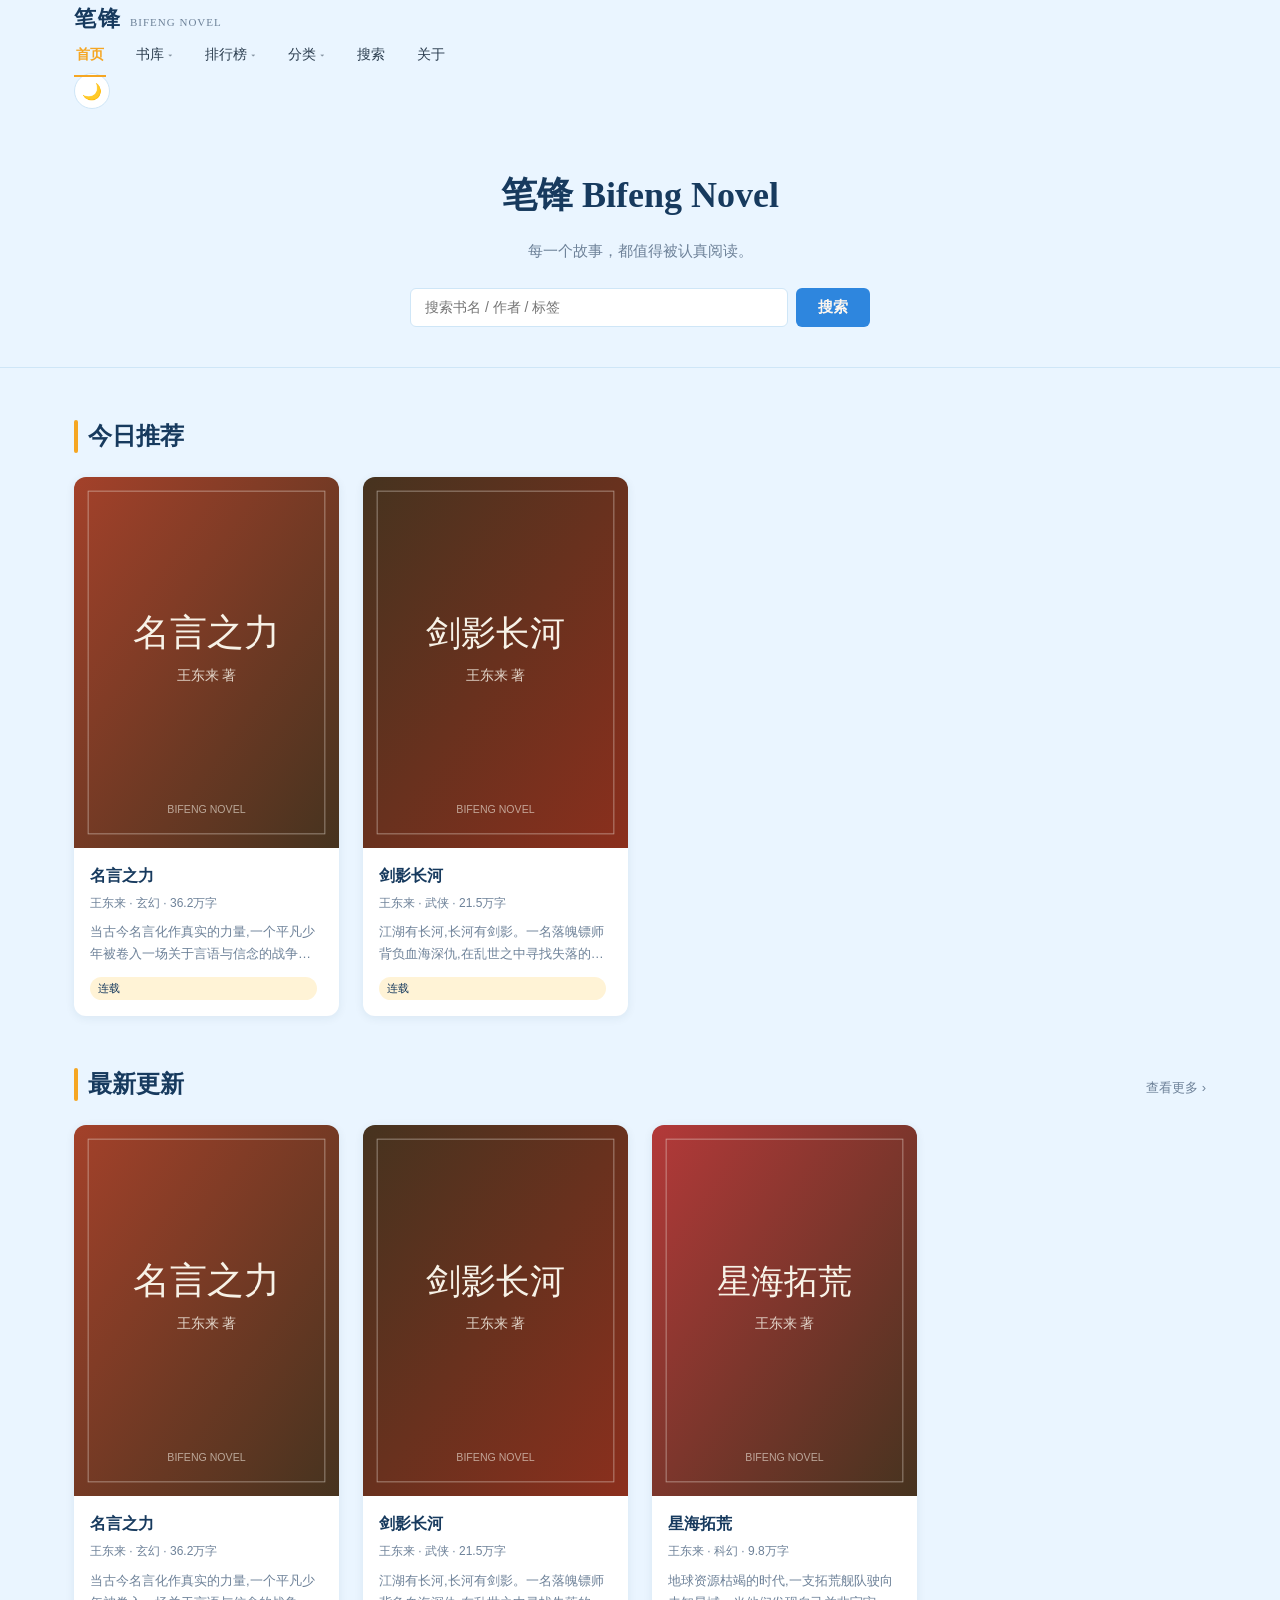
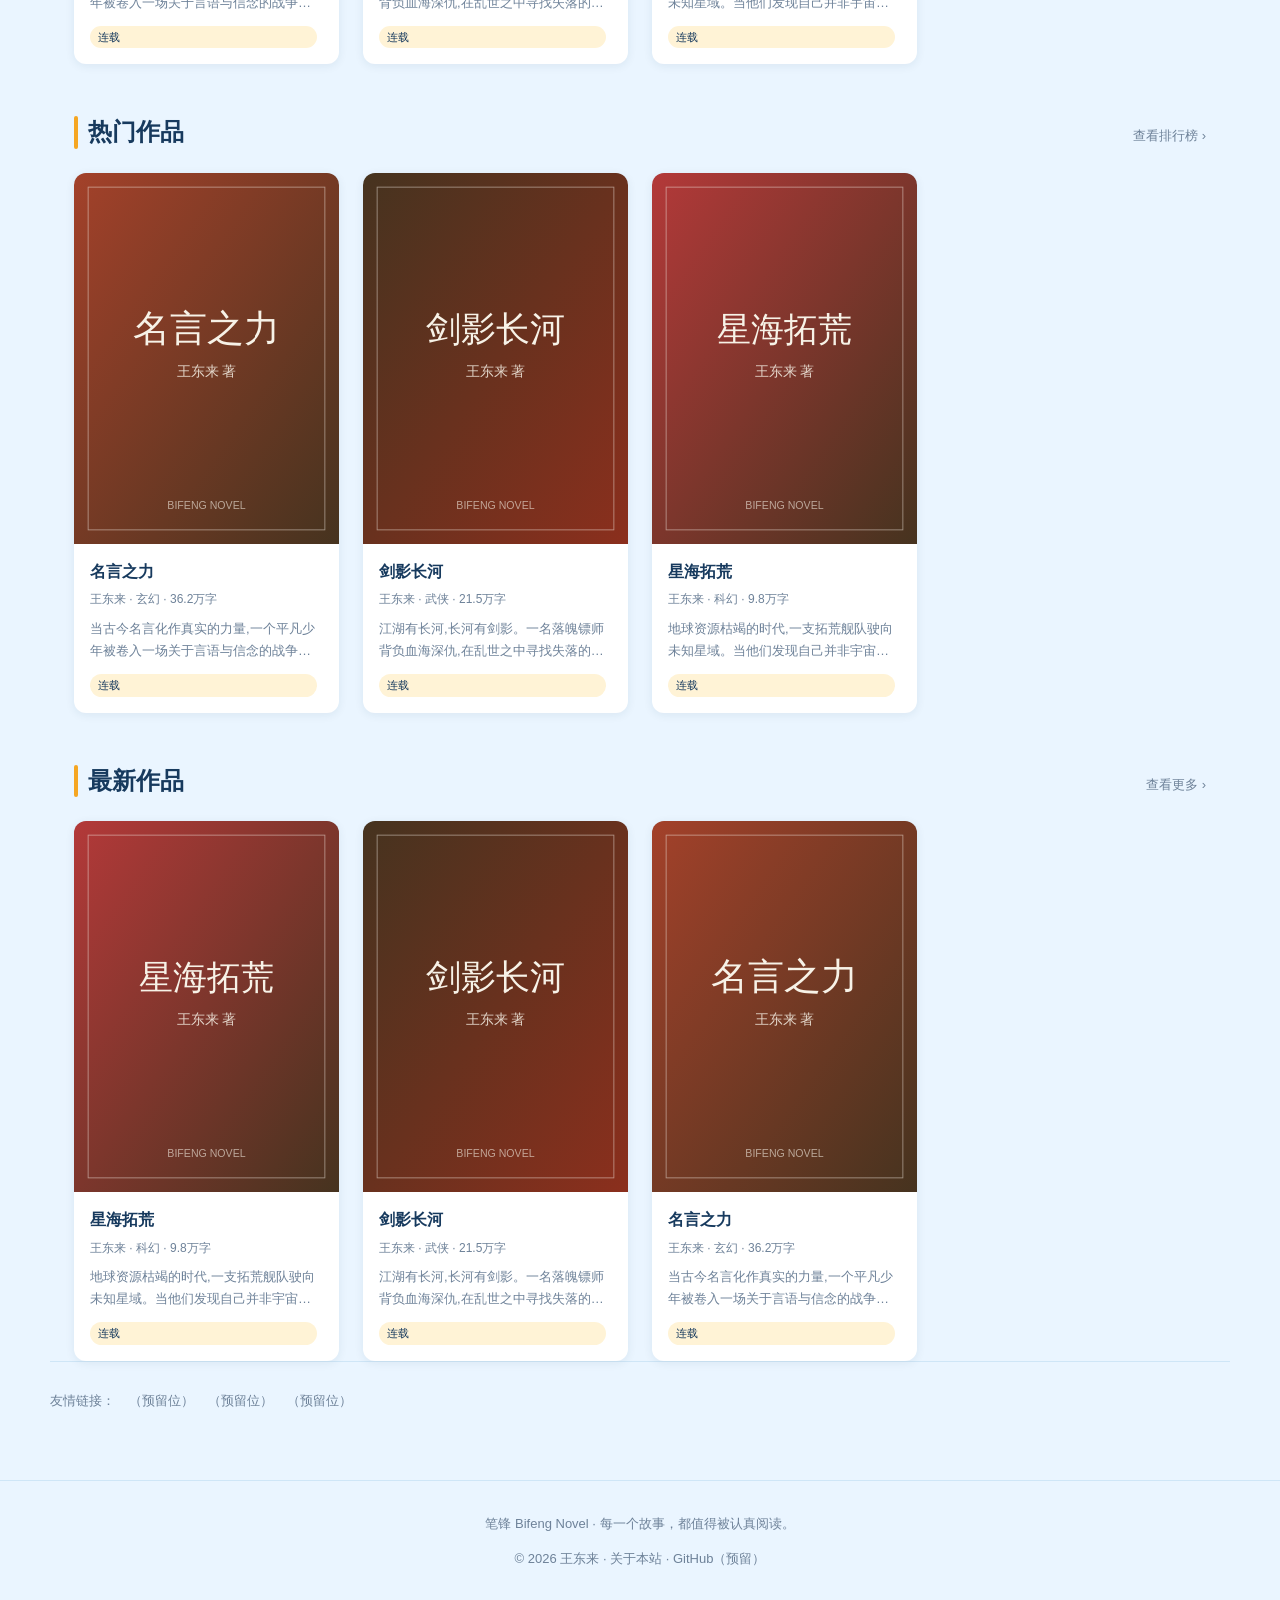
<file: index.html>
<!DOCTYPE html>
<html lang="zh-CN">
<head>
<meta charset="UTF-8">
<meta name="viewport" content="width=device-width, initial-scale=1.0">
<title>笔锋 Bifeng Novel · 每一个故事，都值得被认真阅读</title>
<meta name="description" content="笔锋 Bifeng Novel —— 独立小说创作与发布平台，玄幻、武侠、科幻等多类型作品持续更新。">
<link rel="stylesheet" href="css/style.css">
<link rel="stylesheet" href="css/layout.css">
<link rel="stylesheet" href="css/responsive.css">
<link rel="stylesheet" href="css/animation.css">
</head>
<body data-page="home">

<header id="site-header"></header>

<section class="hero">
  <div class="container">
    <h1>笔锋 Bifeng Novel</h1>
    <p>每一个故事，都值得被认真阅读。</p>
    <form class="hero__search" id="heroSearchForm">
      <input type="search" id="heroSearchInput" placeholder="搜索书名 / 作者 / 标签">
      <button type="submit" class="btn">搜索</button>
    </form>
  </div>
</section>

<main class="container">

  <div class="section-title">
    <h2>今日推荐</h2>
  </div>
  <div class="book-grid" id="todayRecommend"></div>

  <div class="section-title">
    <h2>最新更新</h2>
    <a href="library.html?sort=update">查看更多 ›</a>
  </div>
  <div class="book-grid" id="latestUpdate"></div>

  <div class="section-title">
    <h2>热门作品</h2>
    <a href="ranking.html">查看排行榜 ›</a>
  </div>
  <div class="book-grid" id="hotBooks"></div>

  <div class="section-title">
    <h2>最新作品</h2>
    <a href="library.html">查看更多 ›</a>
  </div>
  <div class="book-grid" id="newBooks"></div>

</main>

<footer id="site-footer"></footer>

<script src="js/ui.js"></script>
<script src="js/app.js"></script>
<script>
  document.addEventListener("DOMContentLoaded", initHomePage);
</script>
</body>
</html>
</file>
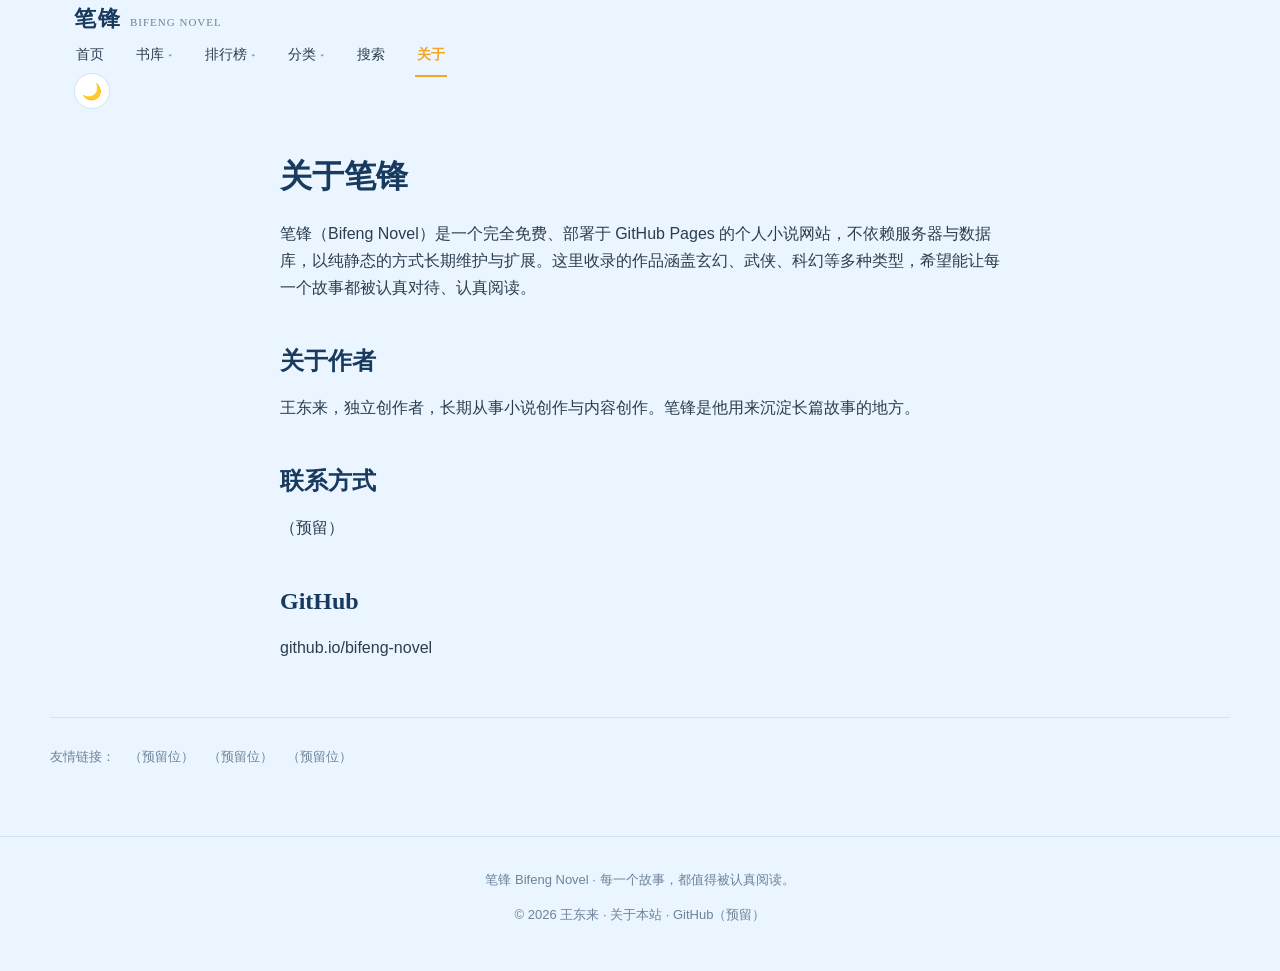
<file: about.html>
<!DOCTYPE html>
<html lang="zh-CN">
<head>
<meta charset="UTF-8">
<meta name="viewport" content="width=device-width, initial-scale=1.0">
<title>关于 - 笔锋 Bifeng Novel</title>
<link rel="stylesheet" href="css/style.css">
<link rel="stylesheet" href="css/layout.css">
<link rel="stylesheet" href="css/responsive.css">
<link rel="stylesheet" href="css/animation.css">
</head>
<body data-page="about">

<header id="site-header"></header>

<main class="container about-block">
  <h1>关于笔锋</h1>
  <p>笔锋（Bifeng Novel）是一个完全免费、部署于 GitHub Pages 的个人小说网站，不依赖服务器与数据库，以纯静态的方式长期维护与扩展。这里收录的作品涵盖玄幻、武侠、科幻等多种类型，希望能让每一个故事都被认真对待、认真阅读。</p>

  <h2>关于作者</h2>
  <p>王东来，独立创作者，长期从事小说创作与内容创作。笔锋是他用来沉淀长篇故事的地方。</p>

  <h2>联系方式</h2>
  <p>（预留）</p>

  <h2>GitHub</h2>
  <p><a href="https://gujiandonglai.github.io/bifeng-novel/index.html" target="_blank" rel="noopener">github.io/bifeng-novel</a></p>
</main>

<footer id="site-footer"></footer>

<script src="js/ui.js"></script>
</body>
</html>
</file>
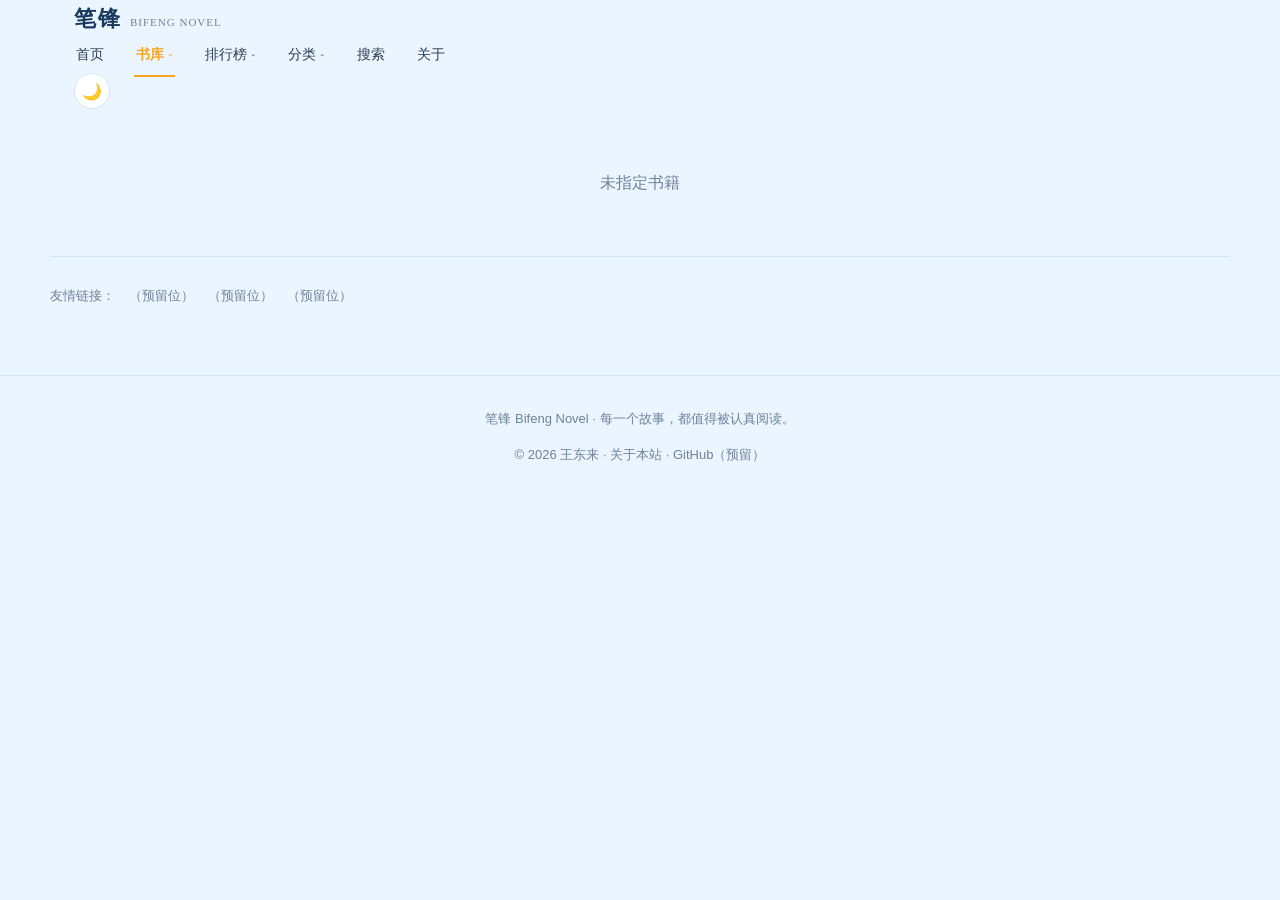
<file: book.html>
<!DOCTYPE html>
<html lang="zh-CN">
<head>
<meta charset="UTF-8">
<meta name="viewport" content="width=device-width, initial-scale=1.0">
<title>作品详情 - 笔锋 Bifeng Novel</title>
<link rel="stylesheet" href="css/style.css">
<link rel="stylesheet" href="css/layout.css">
<link rel="stylesheet" href="css/responsive.css">
<link rel="stylesheet" href="css/animation.css">
</head>
<body data-page="library">

<header id="site-header"></header>

<main class="container" id="bookDetailRoot">
  <div class="loading-state">加载中…</div>
</main>

<footer id="site-footer"></footer>

<script src="js/ui.js"></script>
<script src="js/app.js"></script>
<script>
  document.addEventListener("DOMContentLoaded", initBookPage);
</script>
</body>
</html>
</file>
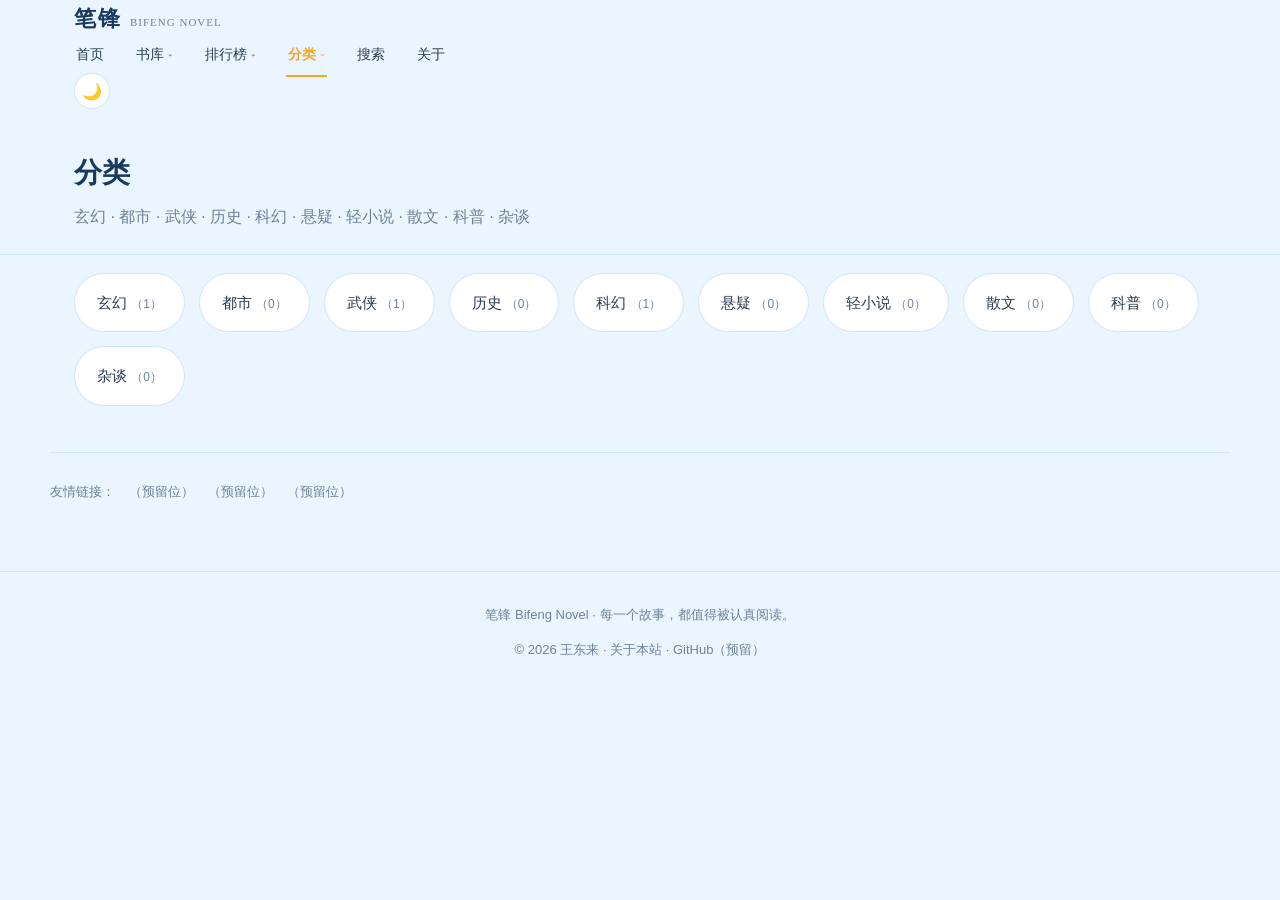
<file: categories.html>
<!DOCTYPE html>
<html lang="zh-CN">
<head>
<meta charset="UTF-8">
<meta name="viewport" content="width=device-width, initial-scale=1.0">
<title>分类 - 笔锋 Bifeng Novel</title>
<link rel="stylesheet" href="css/style.css">
<link rel="stylesheet" href="css/layout.css">
<link rel="stylesheet" href="css/responsive.css">
<link rel="stylesheet" href="css/animation.css">
</head>
<body data-page="categories">

<header id="site-header"></header>

<div class="page-head">
  <div class="container">
    <h1>分类</h1>
    <p>玄幻 · 都市 · 武侠 · 历史 · 科幻 · 悬疑 · 轻小说 · 散文 · 科普 · 杂谈</p>
  </div>
</div>

<main class="container">
  <div class="filter-bar" id="categoryList" style="border-bottom:none;gap:14px;"></div>
</main>

<footer id="site-footer"></footer>

<script src="js/ui.js"></script>
<script src="js/app.js"></script>
<script>
  document.addEventListener("DOMContentLoaded", initCategoriesPage);
</script>
</body>
</html>
</file>
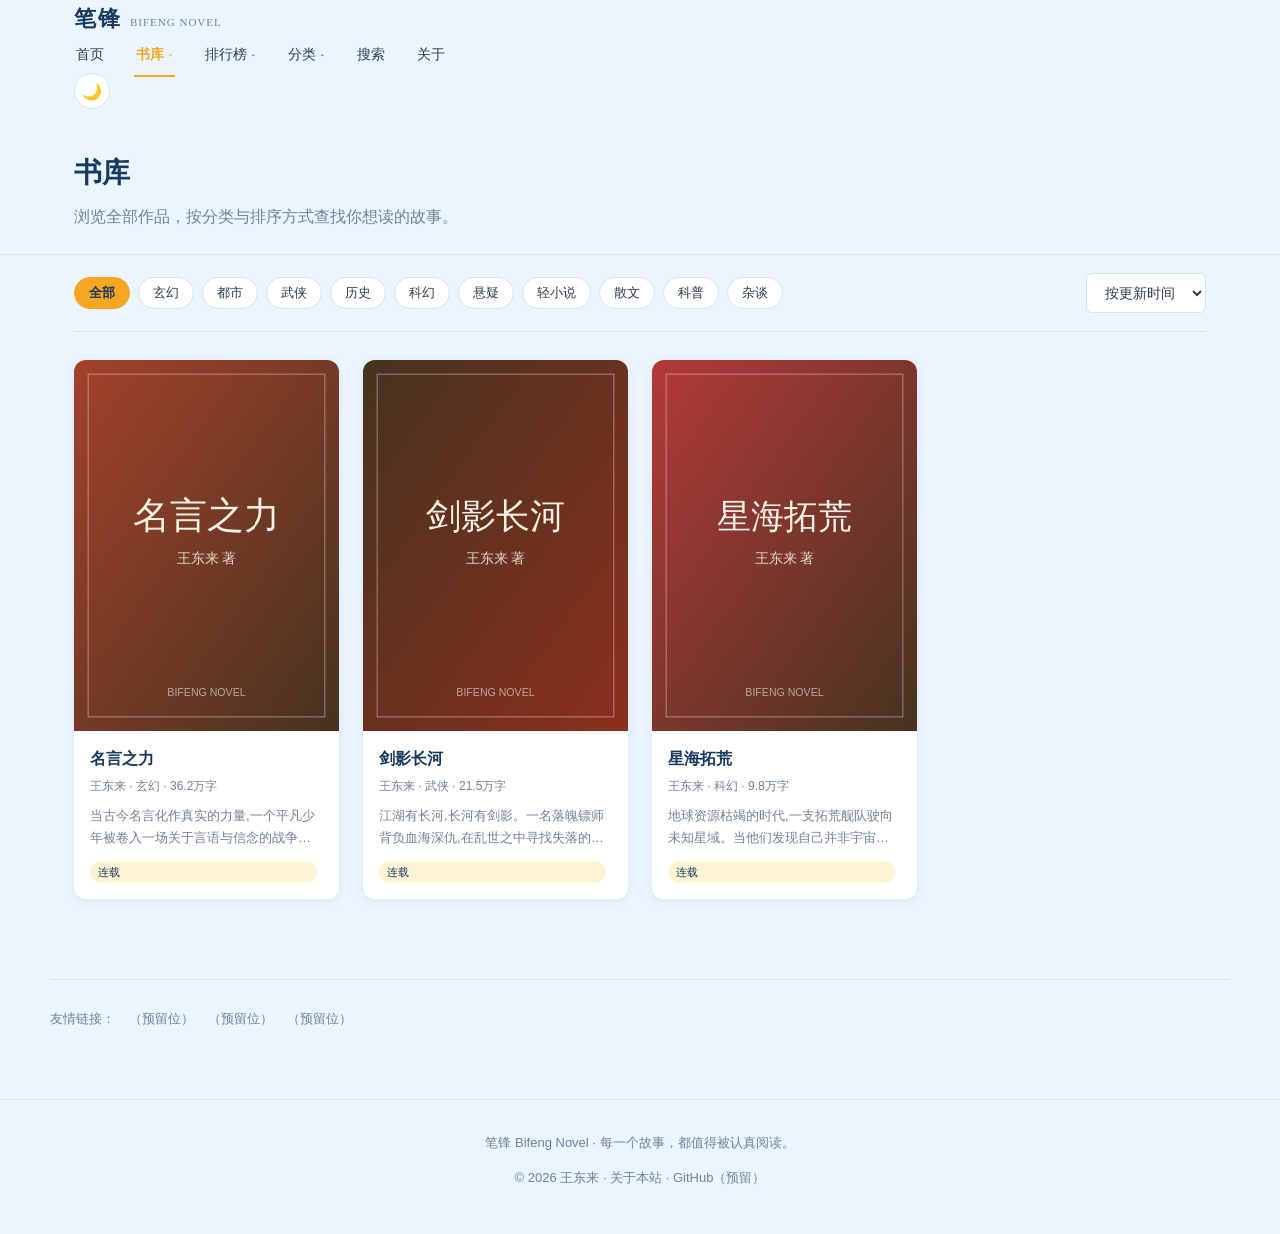
<file: library.html>
<!DOCTYPE html>
<html lang="zh-CN">
<head>
<meta charset="UTF-8">
<meta name="viewport" content="width=device-width, initial-scale=1.0">
<title>书库 - 笔锋 Bifeng Novel</title>
<link rel="stylesheet" href="css/style.css">
<link rel="stylesheet" href="css/layout.css">
<link rel="stylesheet" href="css/responsive.css">
<link rel="stylesheet" href="css/animation.css">
</head>
<body data-page="library">

<header id="site-header"></header>

<div class="page-head">
  <div class="container">
    <h1>书库</h1>
    <p>浏览全部作品，按分类与排序方式查找你想读的故事。</p>
  </div>
</div>

<main class="container">
  <div class="filter-bar">
    <div class="filter-bar__group" id="categoryFilter"></div>
    <select id="sortSelect" style="margin-left:auto;">
      <option value="update">按更新时间</option>
      <option value="hot">按热度</option>
      <option value="words">按字数</option>
    </select>
  </div>

  <div class="book-grid" id="libraryGrid"></div>
  <div class="pagination" id="libraryPagination"></div>
</main>

<footer id="site-footer"></footer>

<script src="js/ui.js"></script>
<script src="js/app.js"></script>
<script>
  document.addEventListener("DOMContentLoaded", initLibraryPage);
</script>
</body>
</html>
</file>
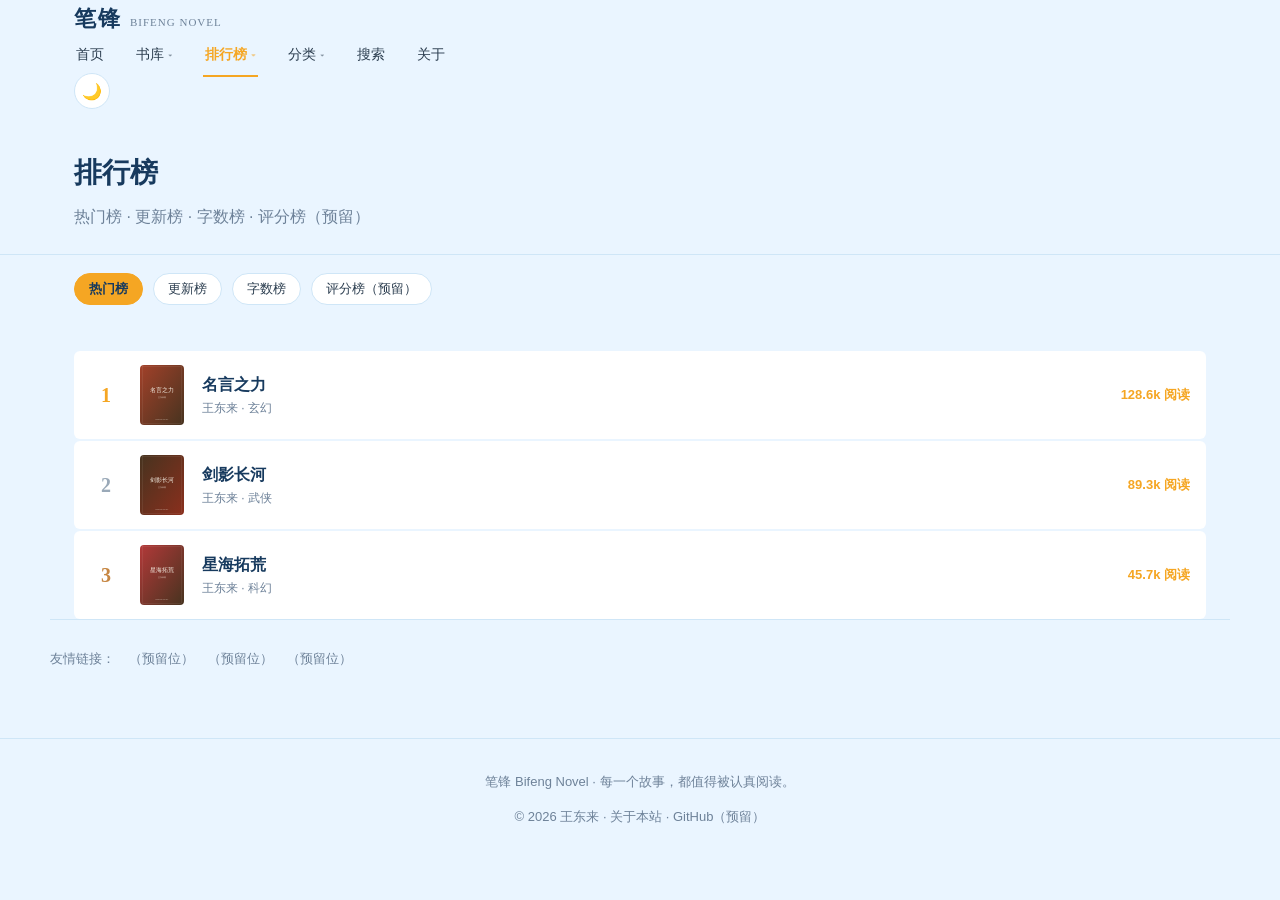
<file: ranking.html>
<!DOCTYPE html>
<html lang="zh-CN">
<head>
<meta charset="UTF-8">
<meta name="viewport" content="width=device-width, initial-scale=1.0">
<title>排行榜 - 笔锋 Bifeng Novel</title>
<link rel="stylesheet" href="css/style.css">
<link rel="stylesheet" href="css/layout.css">
<link rel="stylesheet" href="css/responsive.css">
<link rel="stylesheet" href="css/animation.css">
</head>
<body data-page="ranking">

<header id="site-header"></header>

<div class="page-head">
  <div class="container">
    <h1>排行榜</h1>
    <p>热门榜 · 更新榜 · 字数榜 · 评分榜（预留）</p>
  </div>
</div>

<main class="container">
  <div class="filter-bar" id="rankTabs" style="border-bottom:none;"></div>
  <div class="rank-list" id="rankList"></div>
</main>

<footer id="site-footer"></footer>

<script src="js/ui.js"></script>
<script src="js/app.js"></script>
<script>
  document.addEventListener("DOMContentLoaded", initRankingPage);
</script>
</body>
</html>
</file>
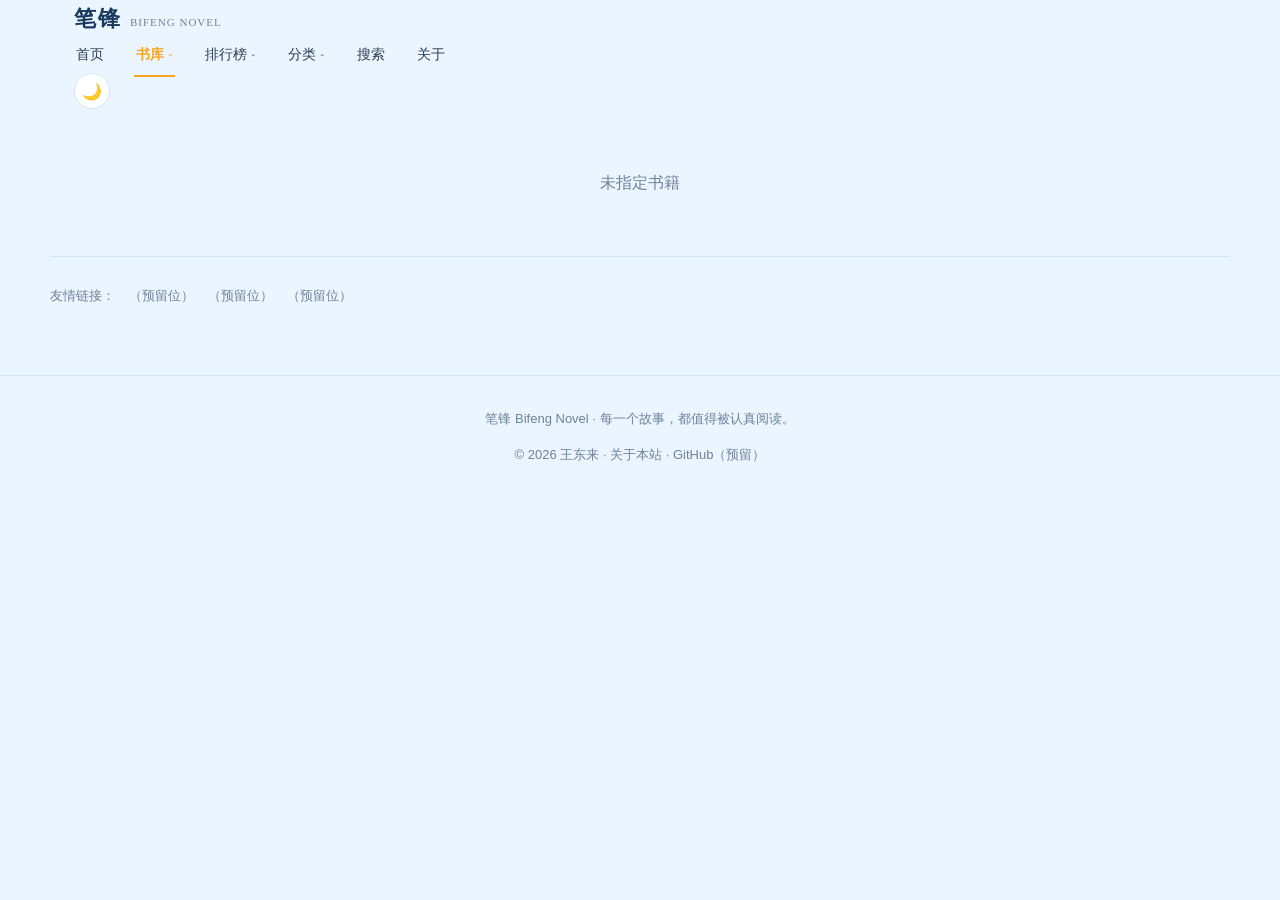
<file: reader.html>
<!DOCTYPE html>
<html lang="zh-CN">
<head>
<meta charset="UTF-8">
<meta name="viewport" content="width=device-width, initial-scale=1.0">
<title>阅读中 - 笔锋 Bifeng Novel</title>
<link rel="stylesheet" href="css/style.css">
<link rel="stylesheet" href="css/layout.css">
<link rel="stylesheet" href="css/responsive.css">
<link rel="stylesheet" href="css/reader.css">
<link rel="stylesheet" href="css/animation.css">
</head>
<body data-page="library">

<header id="site-header"></header>

<main class="container" id="readerRoot">
  <div class="loading-state">正文加载中…</div>
</main>

<div class="reader-toolbar" id="readerToolbarRoot"></div>

<footer id="site-footer"></footer>

<script src="js/ui.js"></script>
<script src="js/markdown.js"></script>
<script src="js/reader.js"></script>
<script>
  document.addEventListener("DOMContentLoaded", initReaderPage);
</script>
</body>
</html>
</file>
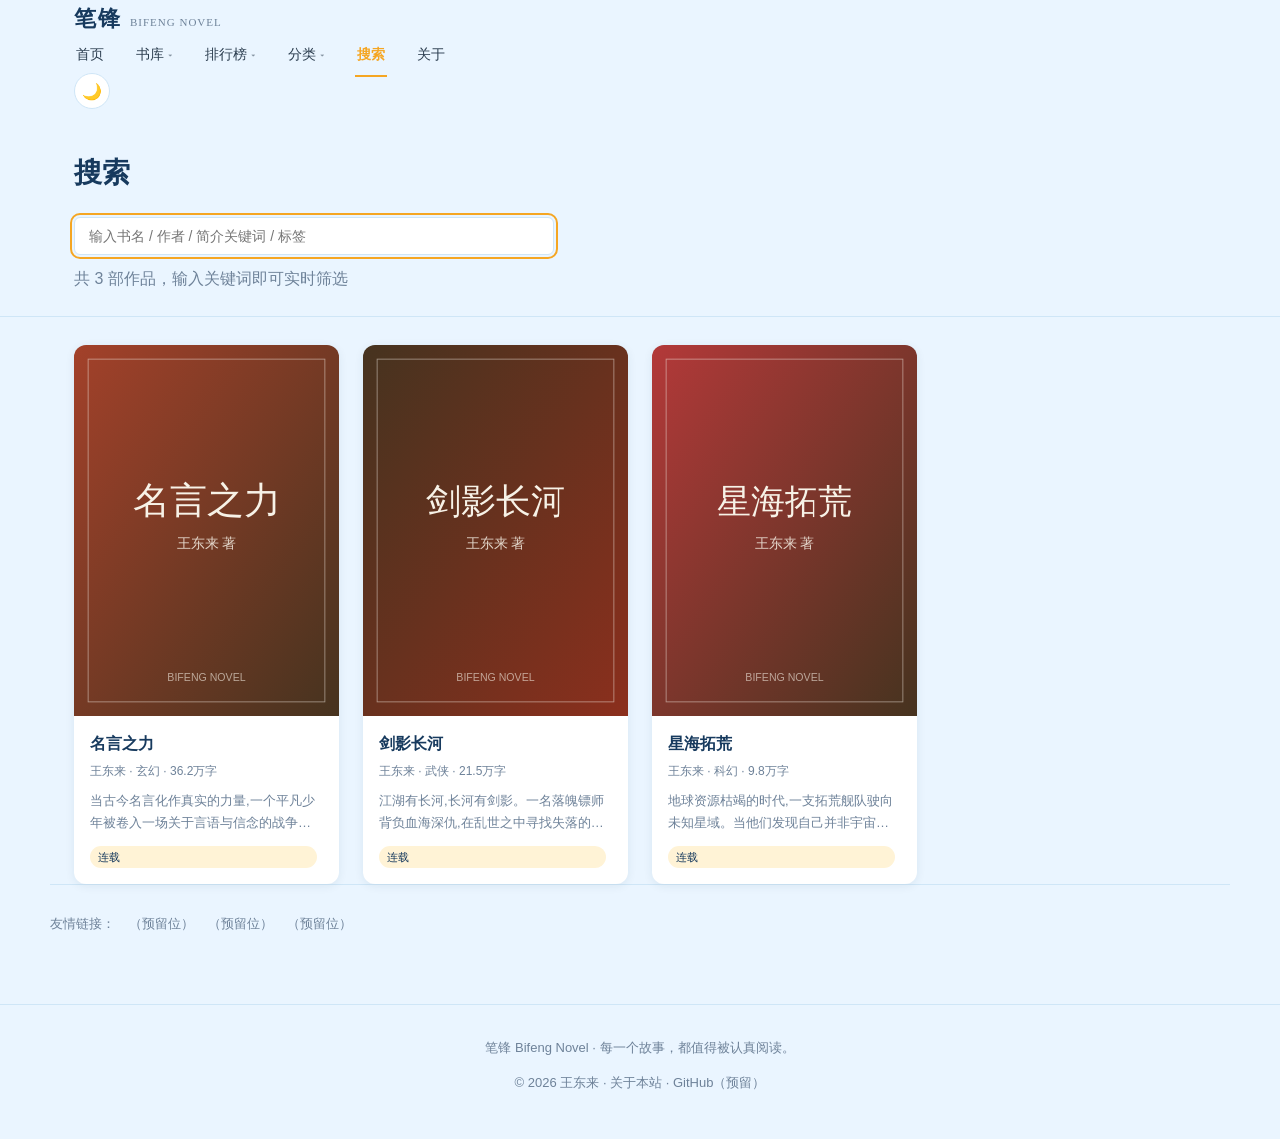
<file: search.html>
<!DOCTYPE html>
<html lang="zh-CN">
<head>
<meta charset="UTF-8">
<meta name="viewport" content="width=device-width, initial-scale=1.0">
<title>搜索 - 笔锋 Bifeng Novel</title>
<link rel="stylesheet" href="css/style.css">
<link rel="stylesheet" href="css/layout.css">
<link rel="stylesheet" href="css/responsive.css">
<link rel="stylesheet" href="css/animation.css">
</head>
<body data-page="search">

<header id="site-header"></header>

<div class="page-head">
  <div class="container">
    <h1>搜索</h1>
    <input type="search" id="searchInput" placeholder="输入书名 / 作者 / 简介关键词 / 标签" style="width:100%;max-width:480px;margin-top:14px;">
    <p id="searchCount" style="margin-top:10px;"></p>
  </div>
</div>

<main class="container">
  <div class="book-grid" id="searchResults" style="margin-top:28px;"></div>
</main>

<footer id="site-footer"></footer>

<script src="js/ui.js"></script>
<script src="js/app.js"></script>
<script src="js/search.js"></script>
<script>
  document.addEventListener("DOMContentLoaded", initSearchPage);
</script>
</body>
</html>
</file>
<file: css/style.css>
/* ==========================================================================
   style.css —— 全局基础样式：颜色变量 / 重置 / 排版 / 按钮 / 卡片
   ========================================================================== */

:root {
  /* 品牌色板：淡蓝 + 淡黄 撞色方案 */
  --color-bg: #EAF5FF;
  --color-card: #FFFFFF;
  --color-heading: #173A5E;
  --color-accent: #F5A623;
  --color-accent-soft: #FFF3D6;
  --color-btn: #2E86DE;
  --color-btn-hover: #1B66C9;

  --color-text: #2B3D4F;
  --color-text-muted: #6E8299;
  --color-border: #CFE6F7;

  /* 更适合中文长文阅读的字体栈：现代黑体 + 思源宋体，多系统兜底 */
  --font-serif: "Noto Serif SC", "Source Han Serif SC", "Songti SC", "STSong", serif;
  --font-sans: "HarmonyOS Sans SC", "PingFang SC", "Source Han Sans SC", "Microsoft YaHei UI", "Microsoft YaHei", sans-serif;

  --radius-s: 6px;
  --radius-m: 12px;
  --radius-l: 20px;

  --shadow-card: 0 2px 10px rgba(23, 58, 94, 0.08);
  --shadow-card-hover: 0 10px 24px rgba(23, 58, 94, 0.16);

  --header-height: 68px;
}

/* 夜间模式变量（由 ui.js 在 <html data-theme="dark"> 时切换）—— 深蓝底 + 暖黄标题，延续撞色基调 */
html[data-theme="dark"] {
  --color-bg: #0E1B2A;
  --color-card: #16283D;
  --color-heading: #FFD37A;
  --color-accent: #FFC94A;
  --color-accent-soft: rgba(255, 201, 74, 0.14);
  --color-btn: #4DA3FF;
  --color-btn-hover: #2F80ED;
  --color-text: #D7E6F5;
  --color-text-muted: #85A0B8;
  --color-border: #24374C;
  --shadow-card: 0 2px 10px rgba(0, 0, 0, 0.35);
  --shadow-card-hover: 0 10px 24px rgba(0, 0, 0, 0.5);
}

* , *::before, *::after { box-sizing: border-box; }

html { scroll-behavior: smooth; }

body {
  margin: 0;
  background: var(--color-bg);
  color: var(--color-text);
  font-family: var(--font-sans);
  line-height: 1.7;
  transition: background 0.25s ease, color 0.25s ease;
  -webkit-font-smoothing: antialiased;
}

img { max-width: 100%; display: block; }

a { color: inherit; text-decoration: none; }

ul, ol { margin: 0; padding: 0; list-style: none; }

h1, h2, h3, h4 {
  font-family: var(--font-serif);
  color: var(--color-heading);
  margin: 0 0 0.5em;
  font-weight: 700;
}

p { margin: 0 0 1em; }

.container {
  max-width: 1180px;
  margin: 0 auto;
  padding: 0 24px;
}

/* 可视化键盘焦点，保证可访问性 */
a:focus-visible,
button:focus-visible,
input:focus-visible,
select:focus-visible {
  outline: 2px solid var(--color-accent);
  outline-offset: 2px;
}

/* ---------- 按钮 ---------- */
.btn {
  display: inline-flex;
  align-items: center;
  justify-content: center;
  gap: 6px;
  padding: 10px 22px;
  background: var(--color-btn);
  color: #FFF7EE;
  border: none;
  border-radius: var(--radius-s);
  font-size: 15px;
  font-weight: 600;
  cursor: pointer;
  transition: background 0.2s ease, transform 0.15s ease;
}
.btn:hover { background: var(--color-btn-hover); transform: translateY(-1px); }
.btn:active { transform: translateY(0); }

.btn-outline {
  background: transparent;
  color: var(--color-btn);
  border: 1px solid var(--color-btn);
}
.btn-outline:hover { background: var(--color-btn); color: #FFF7EE; }

.btn-small { padding: 6px 14px; font-size: 13px; }

/* ---------- 分区标题 ---------- */
.section-title {
  display: flex;
  align-items: baseline;
  justify-content: space-between;
  margin: 48px 0 20px;
}
.section-title h2 {
  font-size: 24px;
  margin: 0;
  position: relative;
  padding-left: 14px;
}
.section-title h2::before {
  content: "";
  position: absolute;
  left: 0;
  top: 4px;
  bottom: 4px;
  width: 4px;
  background: var(--color-accent);
  border-radius: 2px;
}
.section-title a {
  font-size: 13px;
  color: var(--color-text-muted);
}
.section-title a:hover { color: var(--color-accent); }

/* ---------- 小说卡片 ---------- */
.book-card {
  background: var(--color-card);
  border-radius: var(--radius-m);
  overflow: hidden;
  box-shadow: var(--shadow-card);
  display: flex;
  flex-direction: column;
  height: 100%;
}
.book-card__cover {
  position: relative;
  aspect-ratio: 3 / 4.2;
  overflow: hidden;
  background: var(--color-border);
}
.book-card__cover img {
  width: 100%;
  height: 100%;
  object-fit: cover;
}
.book-card__body {
  padding: 14px 16px 16px;
  display: flex;
  flex-direction: column;
  flex: 1;
}
.book-card__title {
  font-size: 16px;
  margin: 0 0 4px;
  font-weight: 700;
  color: var(--color-heading);
  white-space: nowrap;
  overflow: hidden;
  text-overflow: ellipsis;
}
.book-card__meta {
  font-size: 12px;
  color: var(--color-text-muted);
  margin-bottom: 8px;
}
.book-card__intro {
  font-size: 13px;
  color: var(--color-text-muted);
  display: -webkit-box;
  -webkit-line-clamp: 2;
  -webkit-box-orient: vertical;
  overflow: hidden;
  flex: 1;
  margin-bottom: 12px;
}
.book-card__tag {
  display: inline-block;
  font-size: 11px;
  padding: 2px 8px;
  border-radius: 999px;
  background: var(--color-accent-soft);
  color: var(--color-heading);
  margin-right: 6px;
}

/* ---------- 空状态 / 加载态 ---------- */
.empty-state, .loading-state {
  text-align: center;
  padding: 60px 20px;
  color: var(--color-text-muted);
}

/* ---------- 表单控件 ---------- */
input[type="text"], input[type="search"], select {
  font-family: var(--font-sans);
  font-size: 14px;
  padding: 10px 14px;
  border: 1px solid var(--color-border);
  border-radius: var(--radius-s);
  background: var(--color-card);
  color: var(--color-text);
}
</file>
<file: css/layout.css>
/* ==========================================================================
   layout.css —— 页面结构布局：Header / Footer / Hero / 网格 / 详情页
   ========================================================================== */

/* ---------- 顶部导航（由 ui.js 注入到 #site-header） ---------- */
.site-header {
  position: sticky;
  top: 0;
  z-index: 100;
  height: var(--header-height);
  display: flex;
  align-items: center;
  background: var(--color-bg);
  border-bottom: 1px solid var(--color-border);
}
.site-header .container {
  display: flex;
  align-items: center;
  justify-content: space-between;
  width: 100%;
}
.site-header__logo {
  display: flex;
  align-items: baseline;
  gap: 8px;
  font-family: var(--font-serif);
}
.site-header__logo strong {
  font-size: 22px;
  color: var(--color-heading);
  letter-spacing: 2px;
}
.site-header__logo span {
  font-size: 11px;
  color: var(--color-text-muted);
  letter-spacing: 1px;
}
.site-header__nav {
  display: flex;
  gap: 28px;
}
.nav-item { position: relative; display: flex; align-items: center; }
.nav-item > a {
  display: flex;
  align-items: center;
  gap: 4px;
  font-size: 14px;
  color: var(--color-text);
  padding: 6px 2px;
  position: relative;
}
.nav-item > a::after {
  content: "";
  position: absolute;
  left: 0; right: 0; bottom: -4px;
  height: 2px;
  background: var(--color-accent);
  transform: scaleX(0);
  transition: transform 0.2s ease;
}
.nav-item > a:hover::after,
.nav-item > a.is-active::after { transform: scaleX(1); }
.nav-item > a.is-active { color: var(--color-accent); font-weight: 600; }
.nav-caret { font-size: 9px; opacity: 0.55; transition: transform 0.2s ease; }
.nav-item:hover .nav-caret { transform: rotate(180deg); }

/* ---------- 二级下拉菜单 ---------- */
.submenu {
  position: absolute;
  top: calc(100% + 12px);
  left: 50%;
  transform: translateX(-50%) translateY(6px);
  background: var(--color-card);
  border: 1px solid var(--color-border);
  border-radius: var(--radius-m);
  box-shadow: var(--shadow-card-hover);
  padding: 8px;
  display: flex;
  flex-direction: column;
  min-width: 148px;
  opacity: 0;
  visibility: hidden;
  transition: opacity 0.18s ease, transform 0.18s ease, visibility 0.18s ease;
  z-index: 150;
}
.nav-item:hover .submenu,
.nav-item:focus-within .submenu {
  opacity: 1;
  visibility: visible;
  transform: translateX(-50%) translateY(0);
}
.submenu a {
  padding: 8px 10px;
  border-radius: 6px;
  font-size: 13px;
  color: var(--color-text-muted);
  white-space: nowrap;
}
.submenu a:hover { background: var(--color-accent-soft); color: var(--color-heading); }

.site-header__actions {
  display: flex;
  align-items: center;
  gap: 12px;
}
.theme-toggle {
  width: 36px; height: 36px;
  border-radius: 50%;
  border: 1px solid var(--color-border);
  background: var(--color-card);
  display: flex; align-items: center; justify-content: center;
  cursor: pointer;
  font-size: 16px;
}

.nav-toggle {
  display: none;
  background: none;
  border: none;
  font-size: 22px;
  color: var(--color-heading);
  cursor: pointer;
}

/* ---------- Hero ---------- */
.hero {
  padding: 56px 0 40px;
  text-align: center;
  border-bottom: 1px solid var(--color-border);
}
.hero h1 {
  font-size: 36px;
  margin-bottom: 12px;
}
.hero p {
  color: var(--color-text-muted);
  font-size: 15px;
  margin-bottom: 24px;
}
.hero__search {
  max-width: 460px;
  margin: 0 auto;
  display: flex;
  gap: 8px;
}
.hero__search input { flex: 1; }

/* ---------- 网格 ---------- */
.book-grid {
  display: grid;
  grid-template-columns: repeat(4, 1fr);
  gap: 24px;
}

/* ---------- 页面头（书库/排行榜/分类/搜索 通用） ---------- */
.page-head {
  padding: 40px 0 24px;
  border-bottom: 1px solid var(--color-border);
}
.page-head h1 { font-size: 28px; margin-bottom: 6px; }
.page-head p { color: var(--color-text-muted); margin: 0; }

/* ---------- 筛选栏 ---------- */
.filter-bar {
  display: flex;
  flex-wrap: wrap;
  align-items: center;
  gap: 10px;
  padding: 18px 0;
  border-bottom: 1px solid var(--color-border);
  margin-bottom: 28px;
}
.filter-bar__group { display: flex; gap: 8px; flex-wrap: wrap; }
.chip {
  padding: 6px 14px;
  font-size: 13px;
  border-radius: 999px;
  border: 1px solid var(--color-border);
  background: var(--color-card);
  cursor: pointer;
  color: var(--color-text);
}
.chip.is-active {
  background: var(--color-accent);
  border-color: var(--color-accent);
  color: var(--color-heading);
  font-weight: 600;
}

/* ---------- 分页 ---------- */
.pagination {
  display: flex;
  justify-content: center;
  gap: 8px;
  margin: 40px 0;
}
.pagination button {
  min-width: 36px; height: 36px;
  border-radius: var(--radius-s);
  border: 1px solid var(--color-border);
  background: var(--color-card);
  cursor: pointer;
  color: var(--color-text);
}
.pagination button.is-active {
  background: var(--color-accent);
  border-color: var(--color-accent);
  color: #fff;
}

/* ---------- 排行榜列表 ---------- */
.rank-list { display: flex; flex-direction: column; gap: 2px; }
.rank-item {
  display: flex;
  align-items: center;
  gap: 18px;
  padding: 14px 16px;
  background: var(--color-card);
  border-radius: var(--radius-s);
}
.rank-item__num {
  width: 32px;
  font-family: var(--font-serif);
  font-size: 20px;
  font-weight: 700;
  color: var(--color-text-muted);
  text-align: center;
}
.rank-item:nth-child(1) .rank-item__num { color: var(--color-accent); }
.rank-item:nth-child(2) .rank-item__num { color: #9AA9B8; }
.rank-item:nth-child(3) .rank-item__num { color: #C68642; }
.rank-item__cover { width: 44px; height: 60px; border-radius: 4px; overflow: hidden; flex-shrink: 0; }
.rank-item__cover img { width: 100%; height: 100%; object-fit: cover; }
.rank-item__info { flex: 1; min-width: 0; }
.rank-item__title { font-weight: 600; color: var(--color-heading); }
.rank-item__meta { font-size: 12px; color: var(--color-text-muted); }
.rank-item__stat { font-size: 13px; color: var(--color-accent); font-weight: 600; }

/* ---------- 友情链接 / Footer ---------- */
.links-bar {
  display: flex;
  flex-wrap: wrap;
  gap: 14px;
  padding: 28px 0;
  border-top: 1px solid var(--color-border);
  font-size: 13px;
  color: var(--color-text-muted);
}

.site-footer {
  border-top: 1px solid var(--color-border);
  padding: 32px 0;
  margin-top: 40px;
  font-size: 13px;
  color: var(--color-text-muted);
  text-align: center;
}
.site-footer a { color: var(--color-text-muted); }
.site-footer a:hover { color: var(--color-accent); }

/* ---------- 详情页 book.html ---------- */
.book-detail {
  display: grid;
  grid-template-columns: 260px 1fr;
  gap: 40px;
  padding: 40px 0;
}
.book-detail__cover {
  border-radius: var(--radius-m);
  overflow: hidden;
  box-shadow: var(--shadow-card);
}
.book-detail__title { font-size: 30px; margin-bottom: 8px; }
.book-detail__author { color: var(--color-text-muted); margin-bottom: 14px; }
.book-detail__tags { margin-bottom: 16px; }
.book-detail__meta-list {
  display: flex;
  flex-wrap: wrap;
  gap: 20px;
  padding: 16px 0;
  border-top: 1px solid var(--color-border);
  border-bottom: 1px solid var(--color-border);
  margin-bottom: 20px;
  font-size: 13px;
}
.book-detail__meta-list div span { display: block; color: var(--color-text-muted); font-size: 12px; }
.book-detail__intro { margin-bottom: 24px; color: var(--color-text); }
.book-detail__actions { display: flex; gap: 12px; }

.toc-list {
  margin-top: 20px;
  display: flex;
  flex-direction: column;
  border-top: 1px solid var(--color-border);
}
.toc-list a {
  padding: 14px 4px;
  border-bottom: 1px solid var(--color-border);
  display: flex;
  justify-content: space-between;
  font-size: 14px;
}
.toc-list a:hover { color: var(--color-accent); }

/* ---------- 关于页 ---------- */
.about-block { padding: 40px 0; max-width: 720px; margin: 0 auto; }
.about-block h2 { margin-top: 40px; }
</file>
<file: css/responsive.css>
/* ==========================================================================
   responsive.css —— 响应式：电脑四列 / 平板两列 / 手机一列
   ========================================================================== */

/* 平板 */
@media (max-width: 960px) {
  .book-grid { grid-template-columns: repeat(2, 1fr); gap: 18px; }
  .book-detail { grid-template-columns: 200px 1fr; gap: 28px; }
  .site-header__nav { display: none; }
  .nav-toggle { display: block; }
}

/* 手机 */
@media (max-width: 620px) {
  .book-grid { grid-template-columns: repeat(1, 1fr); }
  .hero { padding: 40px 0 28px; }
  .hero h1 { font-size: 26px; }
  .hero__search { flex-direction: column; }
  .book-detail { grid-template-columns: 1fr; }
  .book-detail__cover { max-width: 200px; margin: 0 auto; }
  .book-detail__title { text-align: center; }
  .book-detail__author { text-align: center; }
  .book-detail__tags { text-align: center; }
  .book-detail__actions { justify-content: center; }
  .container { padding: 0 16px; }
  .reader-layout { grid-template-columns: 1fr !important; }
  .reader-toc { display: none; }
}

/* 移动端下拉菜单展开态（由 ui.js 切换 .is-open） */
@media (max-width: 960px) {
  .site-header__nav.is-open {
    display: flex;
    flex-direction: column;
    position: absolute;
    top: var(--header-height);
    left: 0;
    right: 0;
    background: var(--color-bg);
    border-bottom: 1px solid var(--color-border);
    padding: 12px 24px 20px;
    gap: 4px;
    max-height: calc(100vh - var(--header-height));
    overflow-y: auto;
  }
  .site-header__nav.is-open .nav-item { flex-direction: column; align-items: flex-start; width: 100%; }
  .site-header__nav.is-open .nav-item > a { padding: 10px 0; width: 100%; }
  .site-header__nav.is-open .nav-caret { display: none; }
  .site-header__nav.is-open .submenu {
    position: static;
    opacity: 1;
    visibility: visible;
    transform: none;
    box-shadow: none;
    border: none;
    background: transparent;
    padding: 0 0 6px 14px;
    min-width: 0;
    width: 100%;
  }
  .site-header__nav.is-open .submenu a { padding: 6px 0; font-size: 13px; }
}
</file>
<file: css/animation.css>
/* ==========================================================================
   animation.css —— 微交互动效：卡片悬停 / 封面动画 / 淡入
   ========================================================================== */

.book-card {
  transition: transform 0.25s ease, box-shadow 0.25s ease;
}
.book-card:hover {
  transform: translateY(-6px);
  box-shadow: var(--shadow-card-hover);
}
.book-card__cover img {
  transition: transform 0.4s ease;
}
.book-card:hover .book-card__cover img {
  transform: scale(1.06);
}

.rank-item, .chip, .pagination button {
  transition: all 0.2s ease;
}

@keyframes fadeUp {
  from { opacity: 0; transform: translateY(12px); }
  to { opacity: 1; transform: translateY(0); }
}
.fade-up { animation: fadeUp 0.5s ease both; }

.reader-settings {
  transition: opacity 0.2s ease, transform 0.2s ease;
}

/* 尊重用户的“减少动态效果”系统设置 */
@media (prefers-reduced-motion: reduce) {
  * { animation-duration: 0.001ms !important; transition-duration: 0.001ms !important; }
}
</file>
<file: css/reader.css>
/* ==========================================================================
   reader.css —— 阅读器样式：正文 / 设置面板 / 三种阅读模式 / 进度条
   ========================================================================== */

.reader-progress {
  position: fixed;
  top: 0; left: 0;
  height: 3px;
  background: var(--color-accent);
  z-index: 999;
  width: 0%;
  transition: width 0.15s ease;
}

.reader-layout {
  display: grid;
  grid-template-columns: 220px 1fr;
  gap: 32px;
  padding: 28px 0 60px;
}

.reader-toc {
  position: sticky;
  top: calc(var(--header-height) + 16px);
  align-self: start;
  max-height: calc(100vh - var(--header-height) - 32px);
  overflow-y: auto;
  font-size: 13px;
}
.reader-toc h4 { font-size: 13px; color: var(--color-text-muted); margin-bottom: 10px; }
.reader-toc a {
  display: block;
  padding: 6px 0;
  color: var(--color-text-muted);
}
.reader-toc a.is-current { color: var(--color-accent); font-weight: 600; }

.reader-main {
  max-width: var(--reader-width, 720px);
  width: 100%;
}

.reader-chapter-title {
  font-size: 24px;
  text-align: center;
  margin-bottom: 32px;
}

.reader-content {
  font-size: var(--reader-font-size, 18px);
  line-height: var(--reader-line-height, 2);
  color: var(--color-text);
}
.reader-content p { margin: 0 0 1.4em; text-indent: 2em; }
.reader-content h1, .reader-content h2, .reader-content h3 { text-indent: 0; margin-top: 1.6em; }
.reader-content blockquote {
  margin: 1.4em 0;
  padding: 10px 18px;
  border-left: 3px solid var(--color-accent);
  background: rgba(179, 57, 57, 0.06);
  color: var(--color-text-muted);
}

.reader-nav {
  display: flex;
  justify-content: space-between;
  align-items: center;
  margin-top: 40px;
  padding-top: 24px;
  border-top: 1px solid var(--color-border);
}
.reader-nav a, .reader-nav span {
  font-size: 14px;
  color: var(--color-text-muted);
}
.reader-nav a:hover { color: var(--color-accent); }

/* ---------- 阅读设置面板 ---------- */
.reader-toolbar {
  position: fixed;
  right: 24px;
  bottom: 24px;
  z-index: 200;
  display: flex;
  flex-direction: column;
  align-items: flex-end;
  gap: 10px;
}
.reader-toolbar__btn {
  width: 46px; height: 46px;
  border-radius: 50%;
  background: var(--color-btn);
  color: #fff;
  border: none;
  font-size: 18px;
  cursor: pointer;
  box-shadow: var(--shadow-card-hover);
}
.reader-settings {
  display: none;
  width: 260px;
  background: var(--color-card);
  border-radius: var(--radius-m);
  box-shadow: var(--shadow-card-hover);
  padding: 18px;
}
.reader-settings.is-open { display: block; }
.reader-settings__row {
  display: flex;
  align-items: center;
  justify-content: space-between;
  margin-bottom: 14px;
  font-size: 13px;
}
.reader-settings__row:last-child { margin-bottom: 0; }
.stepper { display: flex; align-items: center; gap: 8px; }
.stepper button {
  width: 26px; height: 26px;
  border-radius: 50%;
  border: 1px solid var(--color-border);
  background: var(--color-bg);
  cursor: pointer;
}
.mode-group { display: flex; gap: 6px; }
.mode-group button {
  padding: 4px 10px;
  font-size: 12px;
  border-radius: 6px;
  border: 1px solid var(--color-border);
  background: var(--color-bg);
  cursor: pointer;
}
.mode-group button.is-active { border-color: var(--color-accent); color: var(--color-accent); }

/* ---------- 三种阅读模式 ---------- */
html[data-reader-mode="night"] {
  --color-bg: #14110D;
  --color-text: #C9BFAC;
  --color-heading: #E9DCC1;
  --color-text-muted: #8A7C64;
  --color-border: #2A241B;
}
html[data-reader-mode="eye"] {
  --color-bg: #C7E8CA;
  --color-text: #2E3B2E;
  --color-heading: #223522;
  --color-border: #AFD4B2;
}
html[data-reader-mode="paper"] {
  --color-bg: #EFE3C7;
  --color-text: #3A2E1A;
  --color-heading: #2E2313;
  --color-border: #DDCBA0;
}
</file>
